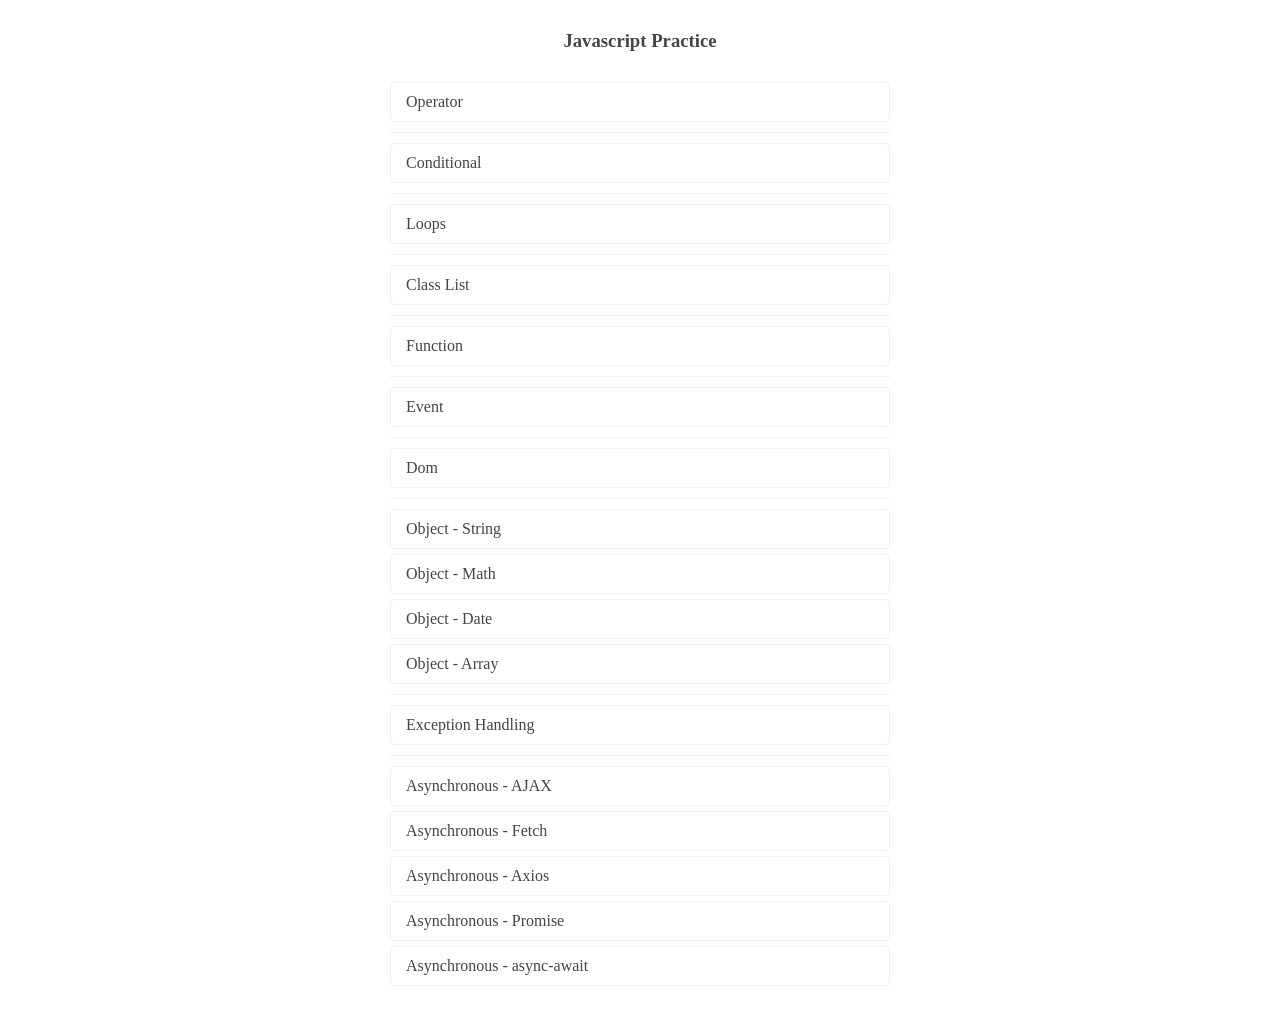
<file: index.html>
<!DOCTYPE html>
<html lang="en">
<head>
  <meta charset="UTF-8">
  <meta name="viewport" content="width=device-width, initial-scale=1.0">
  <title>Javascript Practice</title>
  <link rel="stylesheet" href="css/style.css">
</head>
<body>
  <h3>Javascript Practice</h3>
  <ul class="link">
    <li><a href="./operator.html">Operator</a></li>
    <li><hr /></li>
    <li><a href="./conditional.html">Conditional</a></li>
    <li><hr /></li>
    <li><a href="./loops.html">Loops</a></li>
    <li><hr /></li>
    <li><a href="./classList.html">Class List</a></li>
    <li><hr /></li>
    <li><a href="./function.html">Function</a></li>
    <li><hr /></li>
    <li><a href="./event.html">Event</a></li>
    <li><hr /></li>
    <li><a href="./dom.html">Dom</a></li>
    <li><hr /></li>
    <li><a href="./objectString.html">Object - String</a></li>
    <li><a href="./objectMath.html">Object - Math</a></li>
    <li><a href="./objectDate.html">Object - Date</a></li>
    <li><a href="./objectArray.html">Object - Array</a></li>
    <li><hr /></li>
    <li><a href="./exception.html">Exception Handling</a></li>
    <li><hr /></li>
    <li><a href="#">Asynchronous - AJAX</a></li>
    <li><a href="#">Asynchronous - Fetch</a></li>
    <li><a href="#">Asynchronous - Axios</a></li>
    <li><a href="#">Asynchronous - Promise</a></li>
    <li><a href="#">Asynchronous - async-await</a></li>
  </ul>
</body>
</html>
</file>
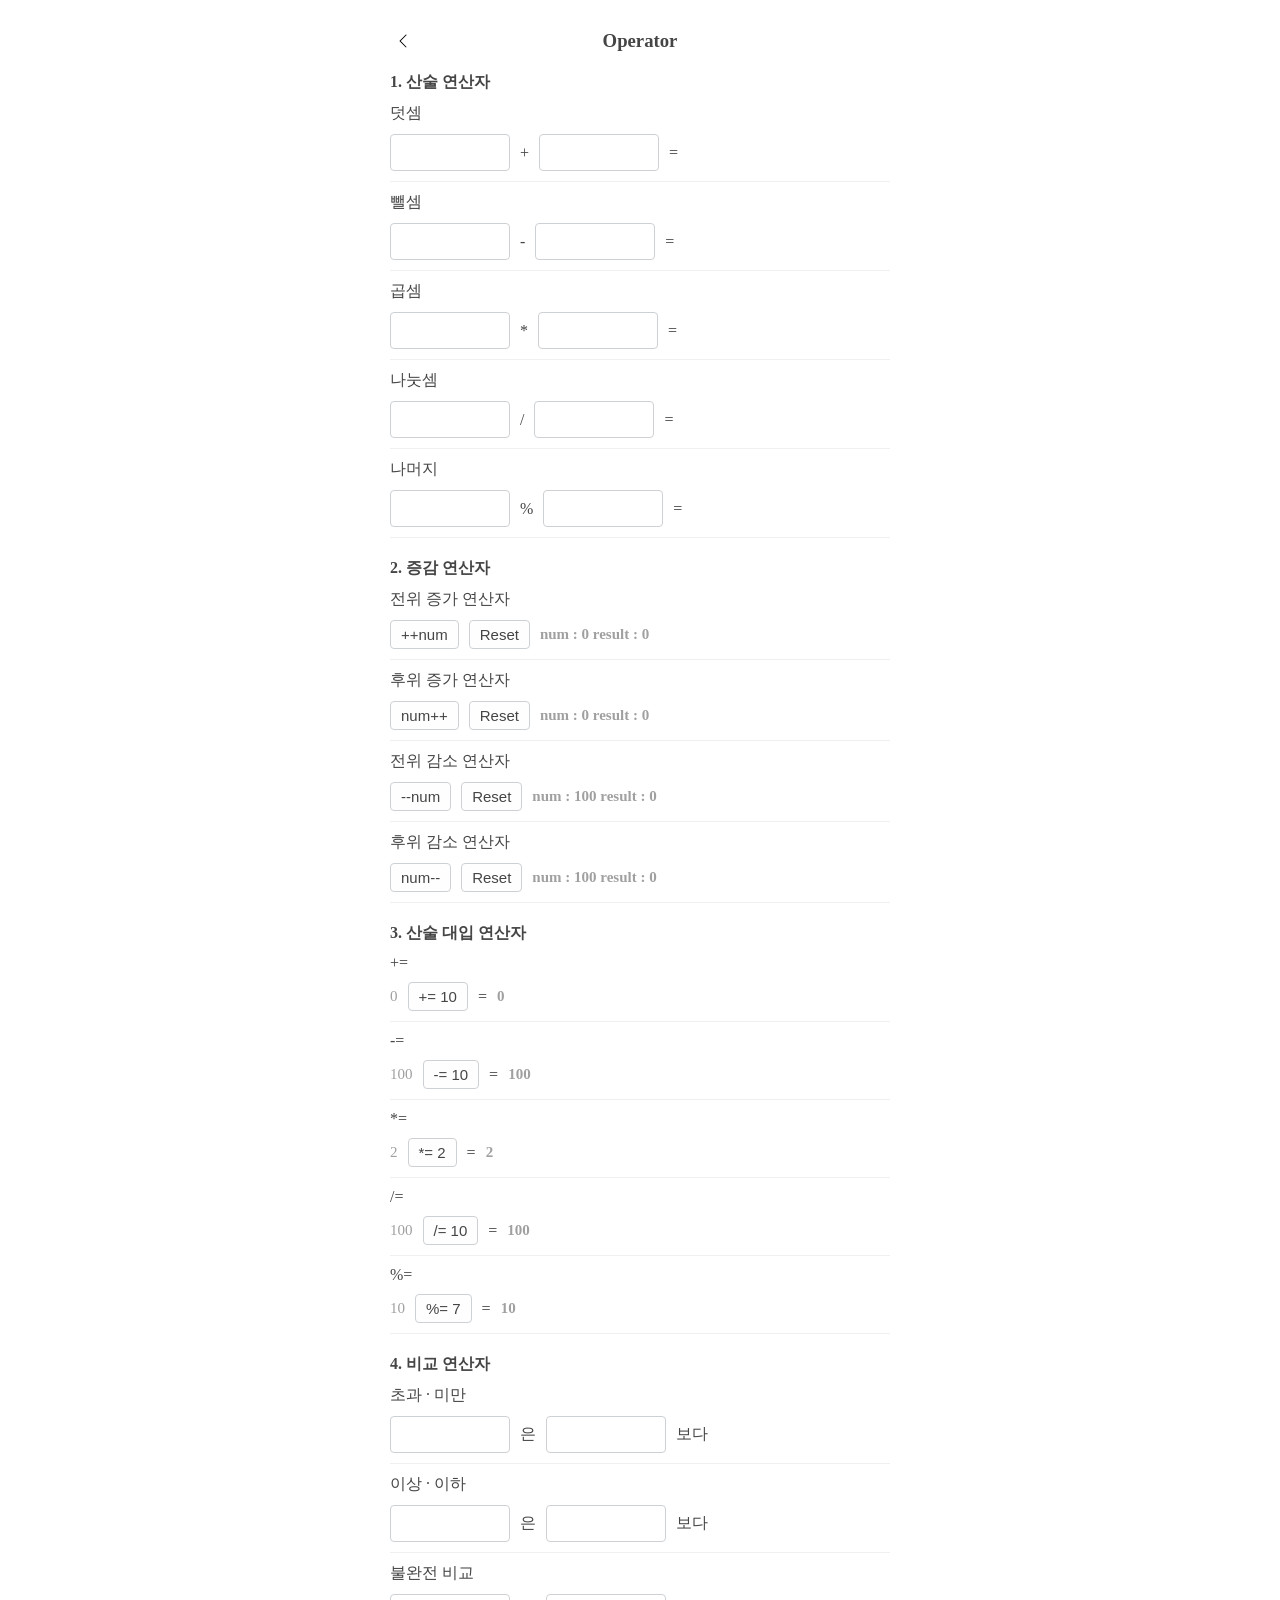
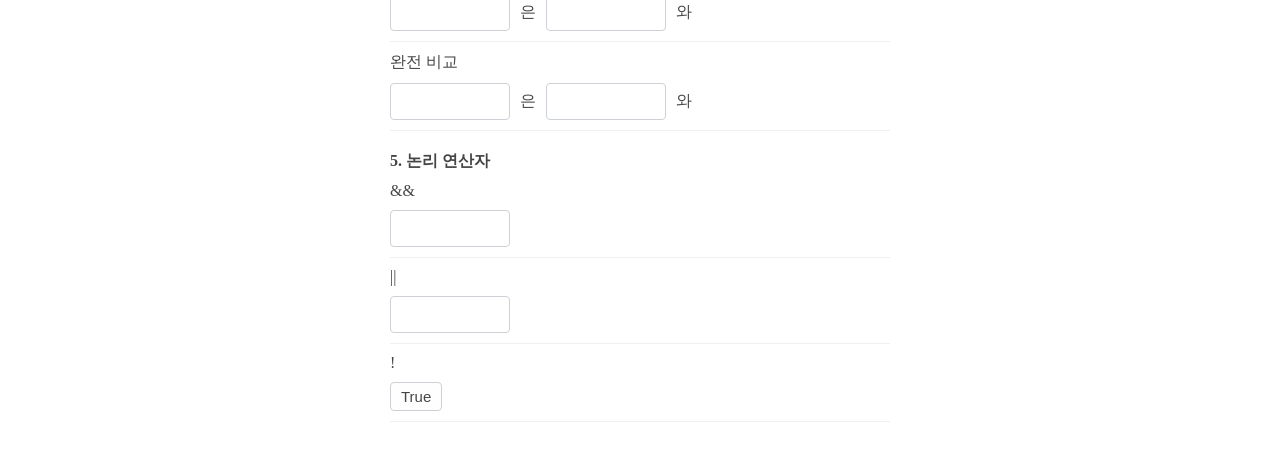
<file: operator.html>
<!DOCTYPE html>
<html lang="en">
<head>
  <meta charset="UTF-8">
  <meta name="viewport" content="width=device-width, initial-scale=1.0">
  <title>Operator</title>
  <link rel="stylesheet" href="./css/style.css">
  <script src="./js/operator.js" defer></script>
</head>
<body>
  <div class="wrap">
    <h3>
      Operator
      <button class="back">
      <a href="./index.html">
        <svg width="16" height="16" viewBox="0 0 16 16" fill="none" xmlns="http://www.w3.org/2000/svg">
          <path d="M11.354 1.64601C11.4006 1.69245 11.4375 1.74763 11.4628 1.80838C11.488 1.86912 11.5009 1.93424 11.5009 2.00001C11.5009 2.06578 11.488 2.1309 11.4628 2.19164C11.4375 2.25239 11.4006 2.30756 11.354 2.35401L5.70704 8.00001L11.354 13.646C11.4479 13.7399 11.5007 13.8672 11.5007 14C11.5007 14.1328 11.4479 14.2601 11.354 14.354C11.2602 14.4479 11.1328 14.5006 11 14.5006C10.8673 14.5006 10.7399 14.4479 10.646 14.354L4.64604 8.35401C4.59948 8.30756 4.56253 8.25239 4.53733 8.19164C4.51212 8.1309 4.49915 8.06578 4.49915 8.00001C4.49915 7.93424 4.51212 7.86912 4.53733 7.80838C4.56253 7.74763 4.59948 7.69245 4.64604 7.64601L10.646 1.64601C10.6925 1.59945 10.7477 1.5625 10.8084 1.5373C10.8692 1.51209 10.9343 1.49911 11 1.49911C11.0658 1.49911 11.1309 1.51209 11.1917 1.5373C11.2524 1.5625 11.3076 1.59945 11.354 1.64601Z" fill-rule="evenodd" clip-rule="evenodd" fill="black"/>
        </svg>
      </a>
    </button>
    </h3>
    <div class="example">
      <h4>1. 산술 연산자</h4>
      <ul>
        <li id="add">덧셈
          <div class="answer">
            <input type="number" id="addVal1"> + <input type="number" id="addVal2"> = <p class="result"></p>
          </div>
        </li>
        <li id="sub">뺄셈
          <div class="answer">
            <input type="number" id="subVal1"> - <input type="number" id="subVal2"> = <p class="result"></p>
          </div>
        </li>
        <li id="mul">곱셈
          <div class="answer">
            <input type="number" id="mulVal1"> * <input type="number" id="mulVal2"> = <p class="result"></p>
          </div>
        </li>
        <li id="division">나눗셈
          <div class="answer">
            <input type="number" id="divVal1"> / <input type="number" id="divVal2"> = <p class="result"></p>
          </div>
        </li>
        <li id="mod">나머지
          <div class="answer">
            <input type="number" id="modVal1"> % <input type="number" id="modVal2"> = <p class="result"></p>
          </div>
        </li>
      </ul>
    </div>
    <div class="example">
      <h4>2. 증감 연산자</h4>
      <ul>
        <li id="preAdd">전위 증가 연산자
          <div class="answer">
            <button id="preAddBtn">++num</button>
            <button class="reset">Reset</button>
            <p class="result">num : 0 result : 0</p>
          </div>
        </li>
        <li id="posAdd">후위 증가 연산자
          <div class="answer">
            <button id="posAddBtn">num++</button>
            <button class="reset">Reset</button>
            <p class="result">num : 0 result : 0</p>
          </div>
        </li>
        <li id="preSub">전위 감소 연산자
          <div class="answer">
            <button id="preSubBtn">--num</button>
            <button class="reset">Reset</button>
            <p class="result">num : 100 result : 0</p>
          </div>
        </li>
        <li id="posSub">후위 감소 연산자
          <div class="answer">
            <button id="posSubBtn">num--</button>
            <button class="reset">Reset</button>
            <p class="result">num : 100 result : 0</p>
          </div>
        </li>
      </ul>
    </div>
    <div class="example">
      <h4>3. 산술 대입 연산자</h4>
      <ul>
        <li id="comAdd">+=
          <div class="answer">
            <span>0</span>
            <button id="comAddBtn">+= 10</button>=
            <p class="result"></p>
          </div>
        </li>
        <li id="comSub">-=
          <div class="answer">
            <span>100</span>
            <button id="comSubBtn">-= 10</button>=
            <p class="result"></p>
          </div>
        </li>
        <li id="comMul">*=
          <div class="answer">
            <span>2</span>
            <button id="comMulBtn">*= 2</button>=
            <p class="result"></p>
          </div>
        </li>
        <li id="comDiv">/=
          <div class="answer">
            <span>100</span>
            <button id="comDivBtn">/= 10</button>=
            <p class="result"></p>
          </div>
        </li>
        <li id="comMod">%=
          <div class="answer">
            <span>10</span>
            <button id="comModBtn">%= 7</button>=
            <p class="result"></p>
          </div>
        </li>
      </ul>
    </div>
    <div class="example">
      <h4>4. 비교 연산자</h4>
      <ul>
        <li id="ovUd">초과 · 미만
          <div class="answer">
            <input type="number" id="ovUdVal1"> 은 <input type="number" id="ovUdVal2"> 보다 <p class="result"></p>
          </div>
        </li>
        <li id="mrLs">이상 · 이하
          <div class="answer">
            <input type="number" id="mrLsVal1"> 은 <input type="number" id="mrLsVal2"> 보다 <p class="result"></p>
          </div>
        </li>
        <li id="inComparison">불완전 비교
          <div class="answer">
            <input type="text" id="inComVal1"> 은 <input type="text" id="inComVal2"> 와 <p class="result"></p>
          </div>
        </li>
        <li id="comparison">완전 비교
          <div class="answer">
            <input type="text" id="comVal1"> 은 <input type="text" id="comVal2"> 와 <p class="result"></p>
          </div>
        </li>
      </ul>
    </div>
    <div class="example">
      <h4>5. 논리 연산자</h4>
      <ul>
        <li id="and">&&
          <div class="answer">
            <input type="number" id="andVal"><p class="result"></p>
          </div>
        </li>
        <li id="or">||
          <div class="answer">
            <input type="number" id="orVal"><p class="result"></p>
          </div>
        </li>
        <li id="not">!
          <div class="answer">
            <button>True</button>
          </div>
        </li>
      </ul>
    </div>
  </div>
</body>
</html>
</file>
<file: css/style.css>
@charset "utf-8";

* {
  margin: 0;
  padding: 0;
  box-sizing: border-box;
  color: #454545;
  text-decoration: none;
  list-style: none;
}
h3 {
  text-align: center;
  margin-top: 30px;
}
.link,
.wrap {
  width: 100%;
  max-width: 500px;
  margin: 0 auto;
  padding: 30px 0;
  display: flex;
  flex-direction: column;
  gap: 5px;
}
.link li:not(:has(hr)) {
  border: 1px solid #f0f0f0;
  border-radius: 4px;
}
.link li a {
  width: 100%;
  padding: 10px 15px;
  display: inline-block;
  transition: 0.3s;
}
.link li a:hover {
  background-color: #f4f5f6;
}
hr {
  margin: 5px 0;
  height: 1px;
  border: 0;
  background-color: #f0f0f0;
}

button {
  border: none;
  background-color: transparent;
}

.back {
  position: absolute;
  left: 0;
  top: 50%;
  transform: translateY(-50%);
  cursor: pointer;
}
.back a {
  padding: 5px;
  display: flex;
  align-items: center;
  justify-content: center;
}

.wrap {
  gap: 20px;
}
.wrap h3 {
  margin-top: 0;
  position: relative;
}
.example ul {
  display: flex;
  flex-direction: column;
  gap: 10px;
}
.example li {
  border-bottom: 1px solid #f0f0f0;
}
.example h4 {
  margin-bottom: 10px;
}
input {
  width: 120px;
  border: 1px solid #cdd1d5;
  padding: 10px;
  outline: none;
  border-radius: 4px;
}
.answer {
  margin: 10px 0;
  display: flex;
  align-items: center;
  gap: 10px;
}
.answer button {
  padding: 5px 10px;
  font-size: 15px;
  border: 1px solid #cdd1d5;
  background-color: #fefefe;
  border-radius: 4px;
  cursor: pointer;
  transition: 0.3s;
}
.answer button:hover {
  background-color: #f4f5f6;
}
.answer span {
  font-size: 15px;
  color: #a0a0a0;
}
.result {
  font-size: 15px;
  color: #a0a0a0;
  font-weight: bold;
}
</file>
